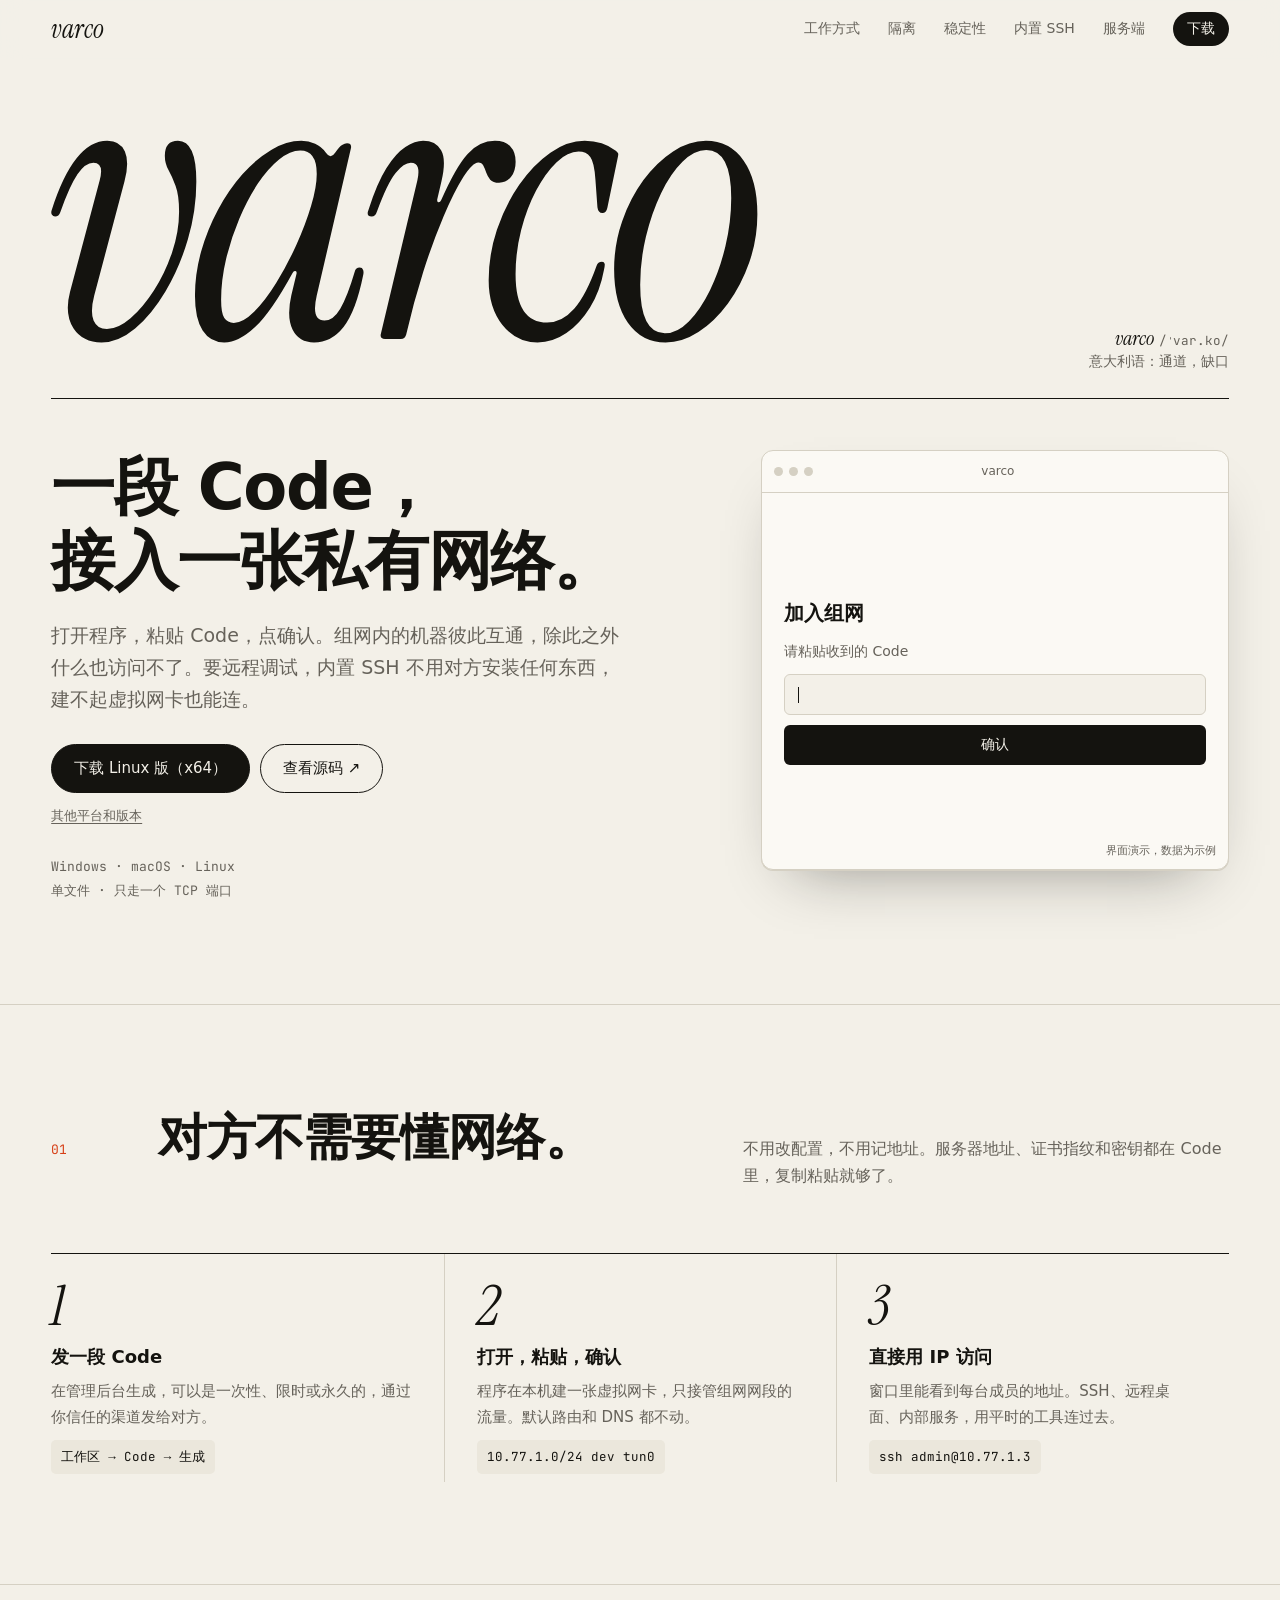
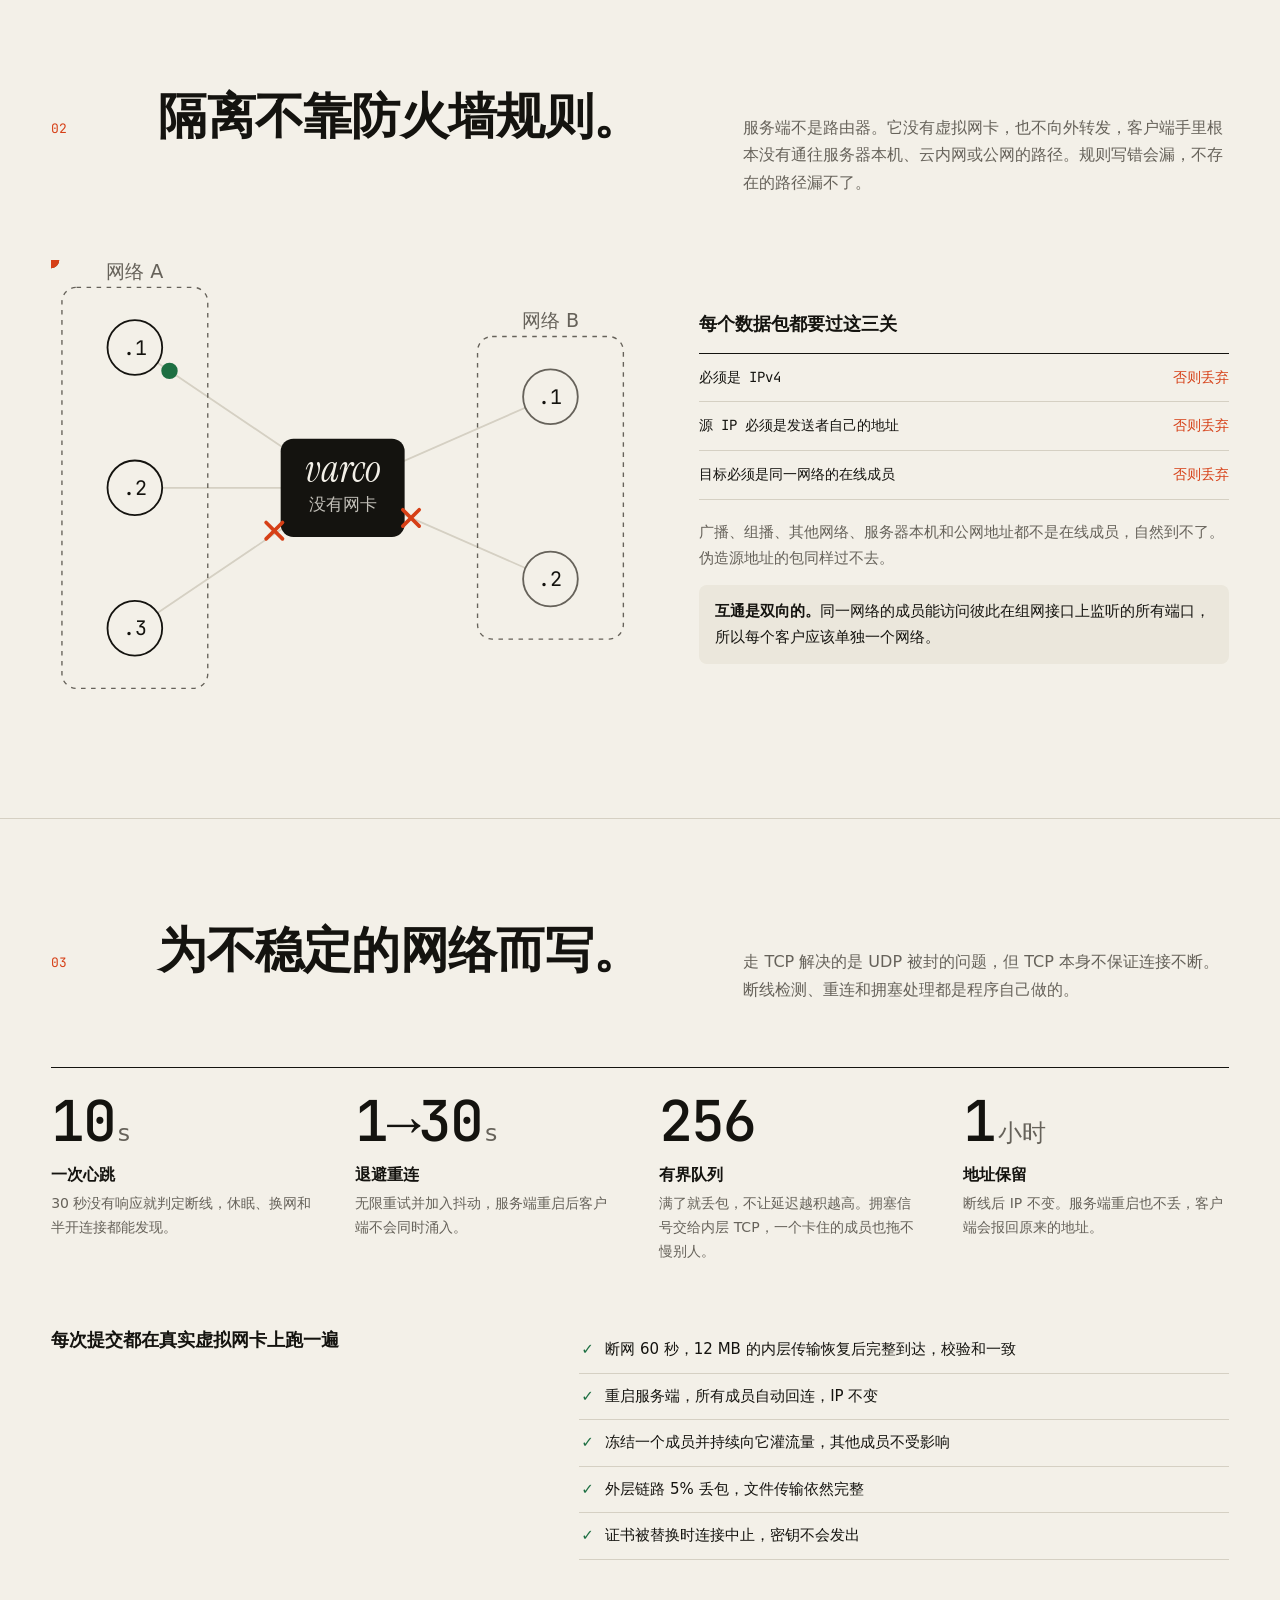
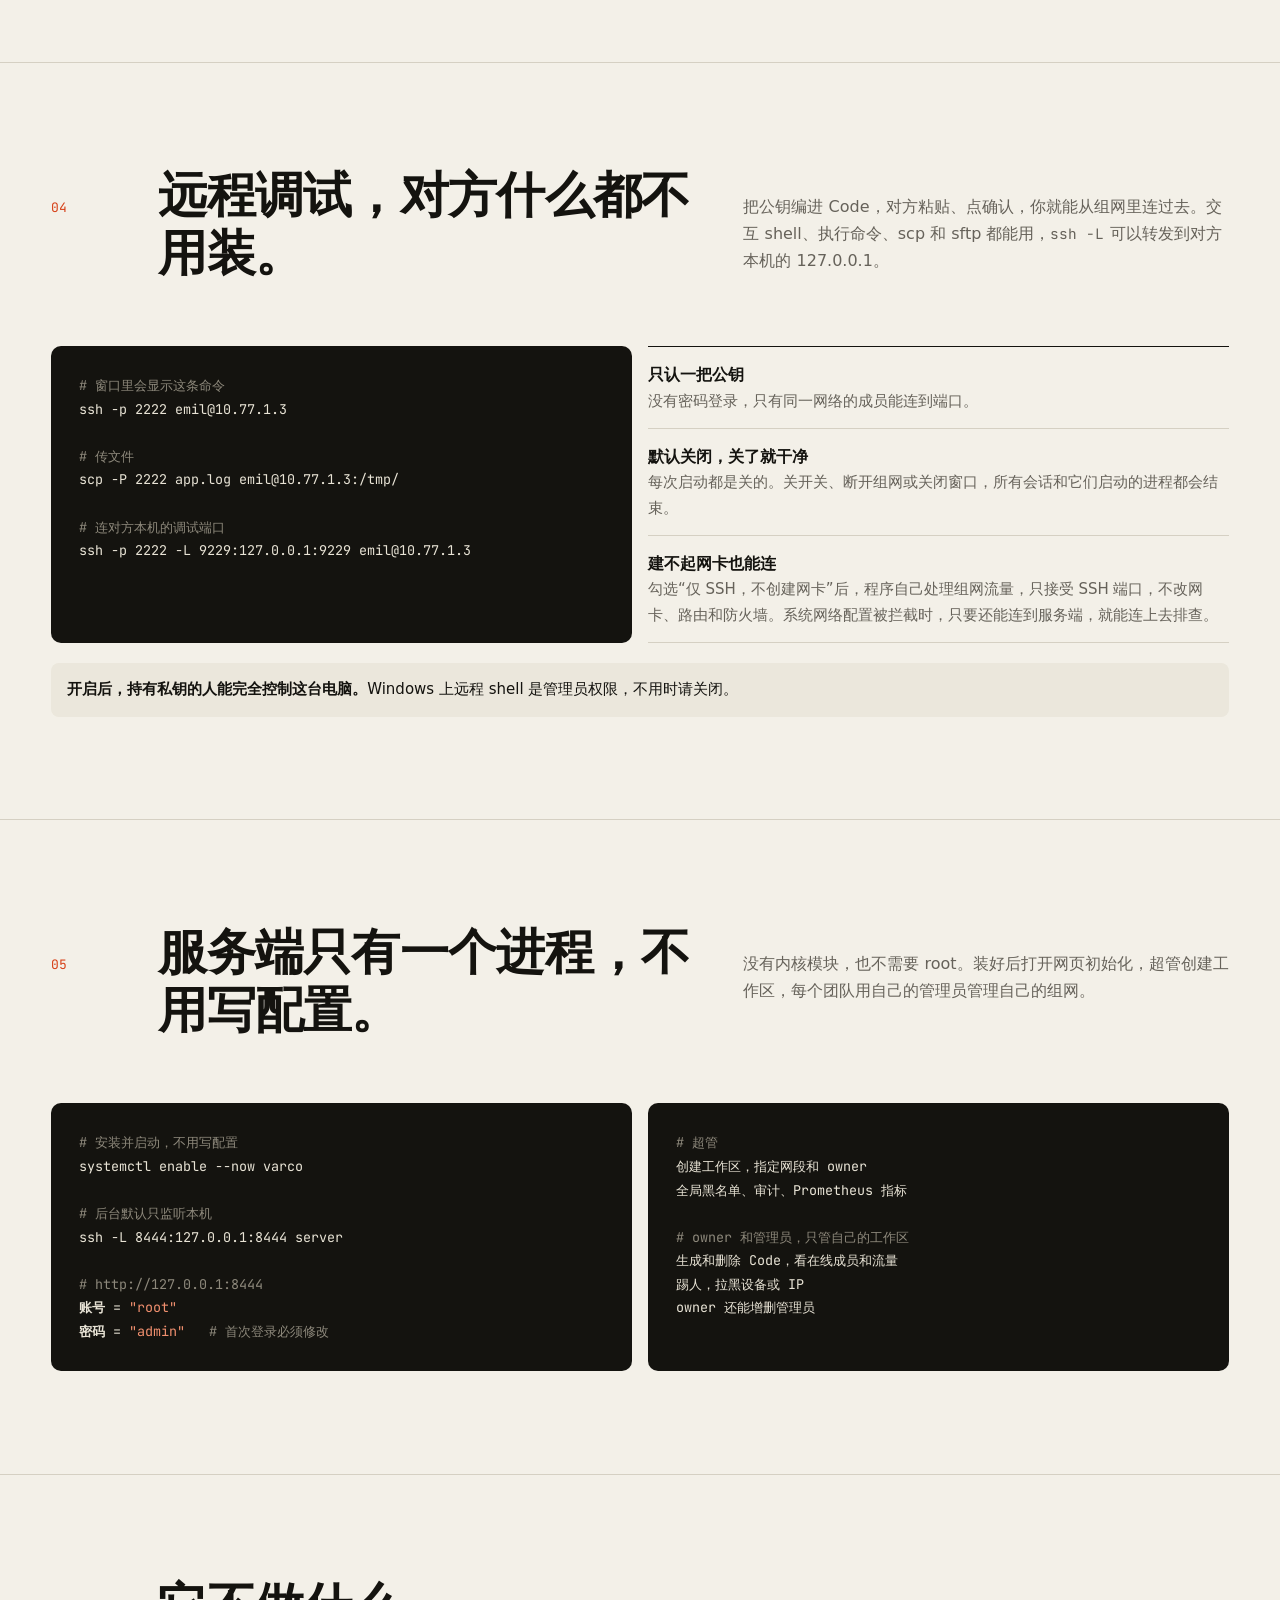
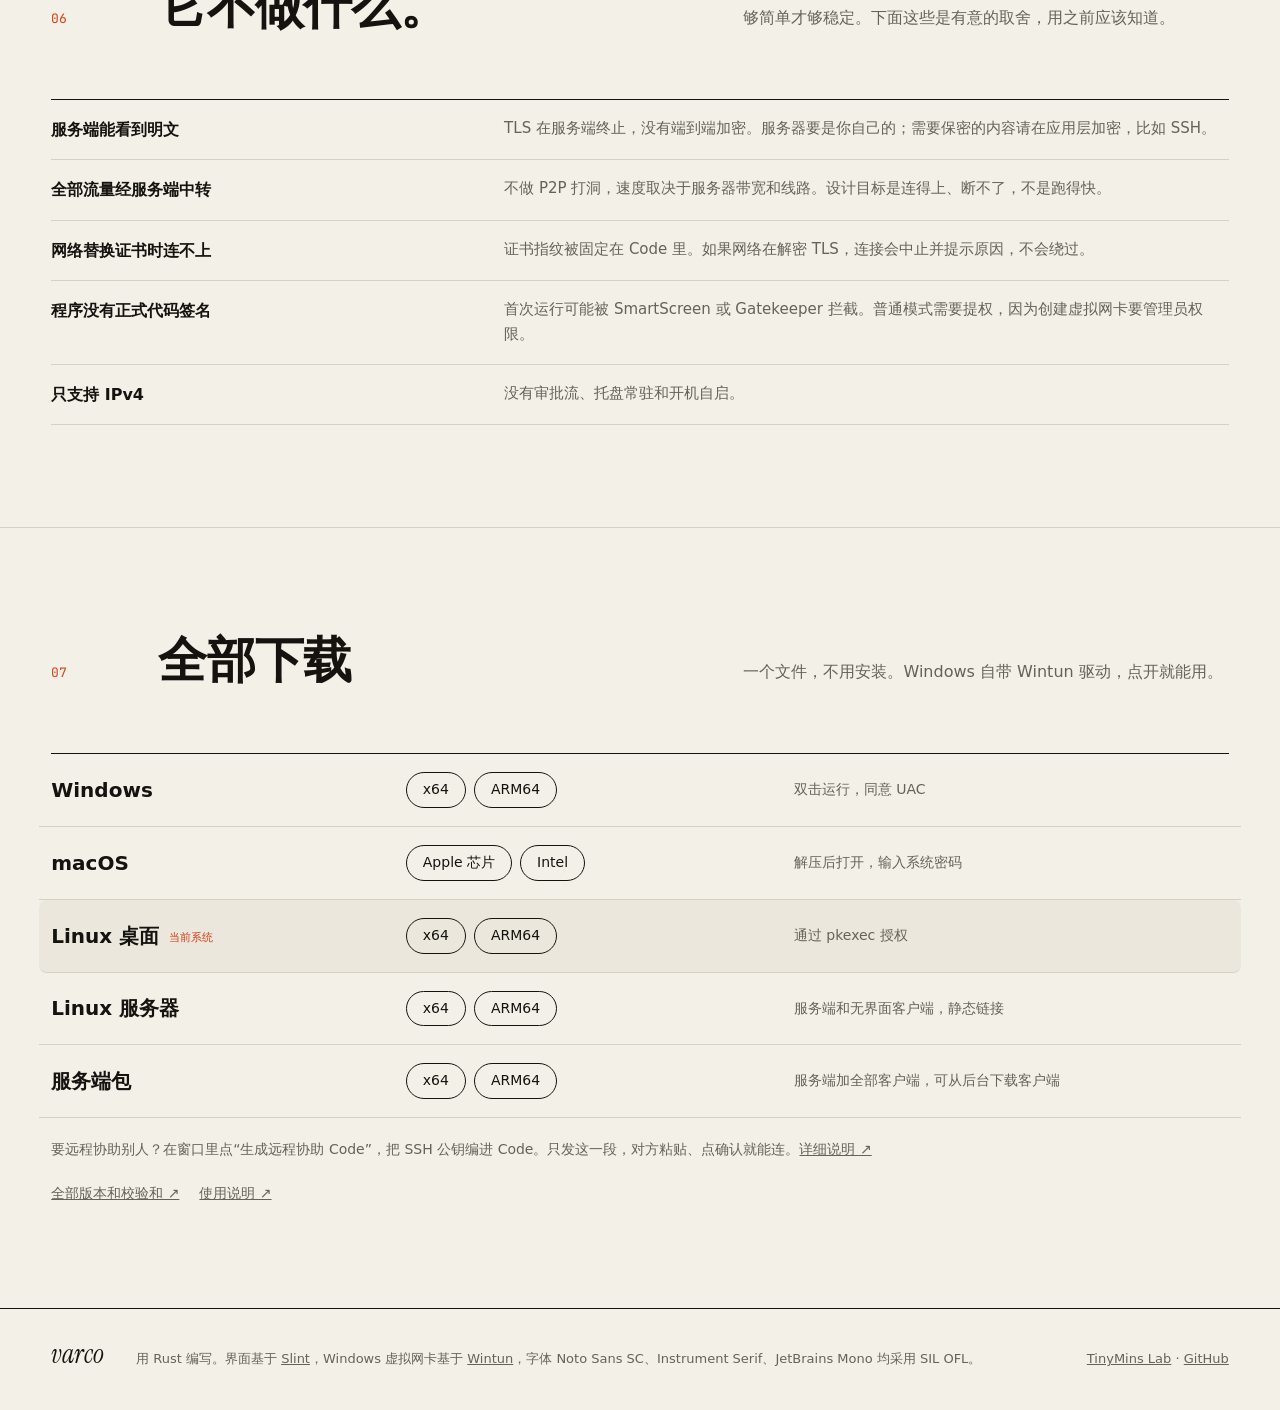
<file: site/index.html>
<!doctype html>
<html lang="zh-CN">
<head>
<meta charset="utf-8">
<meta name="viewport" content="width=device-width, initial-scale=1">
<title>varco — 一段 Code，接入一张私有网络</title>
<meta name="description" content="跨平台 TCP 组网工具。打开程序，粘贴 Code，点确认。组网内的机器彼此互通，除此之外什么也访问不了。内置 SSH 远程调试，建不起虚拟网卡也能连。">
<link rel="canonical" href="https://lab.vmins.com/varco/">
<meta name="theme-color" content="#f3f0e8" media="(prefers-color-scheme: light)">
<meta name="theme-color" content="#11100d" media="(prefers-color-scheme: dark)">
<meta property="og:type" content="website">
<meta property="og:site_name" content="varco">
<meta property="og:title" content="varco — 一段 Code，接入一张私有网络">
<meta property="og:description" content="跨平台 TCP 组网工具。组网内的机器彼此互通，除此之外什么也访问不了。内置 SSH 远程调试，建不起虚拟网卡也能连。">
<meta property="og:url" content="https://lab.vmins.com/varco/">
<meta property="og:image" content="https://lab.vmins.com/varco/og.png">
<meta name="twitter:card" content="summary_large_image">
<link rel="icon" href="favicon.svg" type="image/svg+xml">
<link rel="preload" href="fonts/InstrumentSerif-Italic.woff2" as="font" type="font/woff2" crossorigin>
<link rel="stylesheet" href="styles.css">
</head>
<body>
<a class="skip" href="#main">跳到正文</a>

<header class="bar">
  <a class="mark" href="#top" aria-label="varco 首页">varco</a>
  <nav aria-label="页面导航">
    <a href="#how">工作方式</a>
    <a href="#isolation">隔离</a>
    <a href="#stability">稳定性</a>
    <a href="#ssh">内置 SSH</a>
    <a href="#server">服务端</a>
    <a class="nav-cta" data-direct-download data-short href="#download">下载</a>
  </nav>
</header>

<main id="main">
<section class="hero" id="top">
  <div class="hero-word" aria-hidden="true">
    <span class="word">varco</span>
    <p class="gloss"><i>varco</i> <span class="mono">/ˈvar.ko/</span><br>意大利语：通道，缺口</p>
  </div>
  <div class="hero-grid">
    <div class="hero-copy">
      <h1>一段 Code，<br>接入一张私有网络。</h1>
      <p class="lede">打开程序，粘贴 Code，点确认。组网内的机器彼此互通，除此之外什么也访问不了。要远程调试，内置 SSH 不用对方安装任何东西，建不起虚拟网卡也能连。</p>
      <div class="actions">
        <a class="btn primary" data-direct-download href="#download">选择版本下载</a>
        <a class="btn" href="https://github.com/tinymins/varco">查看源码 ↗</a>
      </div>
      <p class="other-versions"><a href="#download">其他平台和版本</a></p>
      <p class="facts mono">Windows · macOS · Linux<br>单文件 · 只走一个 TCP 端口</p>
    </div>

    <figure class="window" id="demo" aria-label="varco 客户端加入组网的演示">
      <div class="titlebar" aria-hidden="true"><i></i><i></i><i></i><span>varco</span></div>
      <div class="pane" data-pane="entry" aria-hidden="true">
        <strong class="pane-title">加入组网</strong>
        <span class="pane-sub">请粘贴收到的 Code</span>
        <div class="field mono"><span id="demo-code"></span><b class="caret"></b></div>
        <div class="fake-btn" id="demo-confirm">确认</div>
      </div>
      <div class="pane" data-pane="joined" hidden aria-hidden="true">
        <strong class="status"><b class="dot"></b>已连接</strong>
        <dl>
          <dt>网络</dt><dd>customer-a</dd>
          <dt>本机 IP</dt><dd class="strong mono">10.77.1.3</dd>
          <dt>网段</dt><dd class="mono">10.77.1.0/24</dd>
          <dt>延迟</dt><dd class="mono" id="demo-rtt">38 ms</dd>
          <dt>上行</dt><dd class="mono" id="demo-up">0 KB</dd>
          <dt>下行</dt><dd class="mono" id="demo-down">0 KB</dd>
        </dl>
        <div class="members">
          <span>在线成员</span>
          <p class="mono">10.77.1.1 <em>admin-mac</em></p>
          <p class="mono">10.77.1.2 <em>build-server</em></p>
          <p class="mono">10.77.1.3 <em>本机</em></p>
        </div>
      </div>
      <figcaption>界面演示，数据为示例</figcaption>
    </figure>
  </div>
</section>

<section class="how" id="how">
  <header class="sec-head">
    <span class="idx mono">01</span>
    <h2>对方不需要懂网络。</h2>
    <p>不用改配置，不用记地址。服务器地址、证书指纹和密钥都在 Code 里，复制粘贴就够了。</p>
  </header>
  <ol class="steps">
    <li>
      <span class="num">1</span>
      <h3>发一段 Code</h3>
      <p>在管理后台生成，可以是一次性、限时或永久的，通过你信任的渠道发给对方。</p>
      <code class="mono">工作区 → Code → 生成</code>
    </li>
    <li>
      <span class="num">2</span>
      <h3>打开，粘贴，确认</h3>
      <p>程序在本机建一张虚拟网卡，只接管组网网段的流量。默认路由和 DNS 都不动。</p>
      <code class="mono">10.77.1.0/24 dev tun0</code>
    </li>
    <li>
      <span class="num">3</span>
      <h3>直接用 IP 访问</h3>
      <p>窗口里能看到每台成员的地址。SSH、远程桌面、内部服务，用平时的工具连过去。</p>
      <code class="mono">ssh admin@10.77.1.3</code>
    </li>
  </ol>
</section>

<section class="iso" id="isolation">
  <header class="sec-head">
    <span class="idx mono">02</span>
    <h2>隔离不靠防火墙规则。</h2>
    <p>服务端不是路由器。它没有虚拟网卡，也不向外转发，客户端手里根本没有通往服务器本机、云内网或公网的路径。规则写错会漏，不存在的路径漏不了。</p>
  </header>
  <div class="iso-grid">
    <svg id="relay-svg" viewBox="0 0 640 500" role="img" aria-labelledby="relay-title relay-desc">
      <title id="relay-title">转发示意图</title>
      <desc id="relay-desc">网络 A 的成员之间的数据包经服务端到达对方。发往网络 B、服务器本机或公网的数据包在服务端被丢弃。</desc>
      <g class="links">
        <path id="p-a1" d="M92 96 L320 250"/>
        <path id="p-a2" d="M92 250 L320 250"/>
        <path id="p-a3" d="M92 404 L320 250"/>
        <path id="p-b1" d="M548 150 L320 250"/>
        <path id="p-b2" d="M548 350 L320 250"/>
      </g>
      <g class="zones">
        <rect x="12" y="30" width="160" height="440" rx="16"/>
        <rect x="468" y="84" width="160" height="332" rx="16"/>
        <text x="92" y="20" text-anchor="middle">网络 A</text>
        <text x="548" y="74" text-anchor="middle">网络 B</text>
      </g>
      <g class="node a"><circle cx="92" cy="96" r="30"/><text x="92" y="104" text-anchor="middle">.1</text></g>
      <g class="node a"><circle cx="92" cy="250" r="30"/><text x="92" y="258" text-anchor="middle">.2</text></g>
      <g class="node a"><circle cx="92" cy="404" r="30"/><text x="92" y="412" text-anchor="middle">.3</text></g>
      <g class="node b"><circle cx="548" cy="150" r="30"/><text x="548" y="158" text-anchor="middle">.1</text></g>
      <g class="node b"><circle cx="548" cy="350" r="30"/><text x="548" y="358" text-anchor="middle">.2</text></g>
      <g class="hub"><rect x="252" y="196" width="136" height="108" rx="14"/><text x="320" y="244" text-anchor="middle">varco</text><text class="small" x="320" y="274" text-anchor="middle">没有网卡</text></g>

      <circle class="pkt ok" r="9"><animateMotion dur="5s" repeatCount="indefinite" keyPoints="0;0.5;1;1" keyTimes="0;0.3;0.6;1" calcMode="linear" path="M92 96 L320 250 L92 404"/></circle>
      <circle class="pkt ok" r="9"><animateMotion dur="5s" begin="2.5s" repeatCount="indefinite" keyPoints="0;0.5;1;1" keyTimes="0;0.3;0.6;1" calcMode="linear" path="M92 250 L320 250 L92 96"/></circle>
      <circle class="pkt no" r="9"><animateMotion dur="4s" begin="1s" repeatCount="indefinite" keyPoints="0;1;1" keyTimes="0;0.45;1" calcMode="linear" path="M92 404 L244 300"/><animate attributeName="opacity" dur="4s" begin="1s" repeatCount="indefinite" values="1;1;0;0" keyTimes="0;0.45;0.5;1"/></circle>
      <circle class="pkt no" r="9"><animateMotion dur="4s" begin="3s" repeatCount="indefinite" keyPoints="0;1;1" keyTimes="0;0.45;1" calcMode="linear" path="M548 350 L396 284"/><animate attributeName="opacity" dur="4s" begin="3s" repeatCount="indefinite" values="1;1;0;0" keyTimes="0;0.45;0.5;1"/></circle>
      <g class="stop"><path d="M236 288 l18 18 m0 -18 l-18 18"/><path d="M386 274 l18 18 m0 -18 l-18 18"/></g>
    </svg>
    <div class="rules">
      <h3>每个数据包都要过这三关</h3>
      <ol class="mono">
        <li><span>必须是 IPv4</span><b>否则丢弃</b></li>
        <li><span>源 IP 必须是发送者自己的地址</span><b>否则丢弃</b></li>
        <li><span>目标必须是同一网络的在线成员</span><b>否则丢弃</b></li>
      </ol>
      <p>广播、组播、其他网络、服务器本机和公网地址都不是在线成员，自然到不了。伪造源地址的包同样过不去。</p>
      <p class="note"><strong>互通是双向的。</strong>同一网络的成员能访问彼此在组网接口上监听的所有端口，所以每个客户应该单独一个网络。</p>
    </div>
  </div>
</section>

<section class="sta" id="stability">
  <header class="sec-head">
    <span class="idx mono">03</span>
    <h2>为不稳定的网络而写。</h2>
    <p>走 TCP 解决的是 UDP 被封的问题，但 TCP 本身不保证连接不断。断线检测、重连和拥塞处理都是程序自己做的。</p>
  </header>
  <div class="metrics">
    <div><strong class="mono">10<small>s</small></strong><span>一次心跳</span><p>30 秒没有响应就判定断线，休眠、换网和半开连接都能发现。</p></div>
    <div><strong class="mono">1→30<small>s</small></strong><span>退避重连</span><p>无限重试并加入抖动，服务端重启后客户端不会同时涌入。</p></div>
    <div><strong class="mono">256</strong><span>有界队列</span><p>满了就丢包，不让延迟越积越高。拥塞信号交给内层 TCP，一个卡住的成员也拖不慢别人。</p></div>
    <div><strong class="mono">1<small>小时</small></strong><span>地址保留</span><p>断线后 IP 不变。服务端重启也不丢，客户端会报回原来的地址。</p></div>
  </div>
  <div class="proof">
    <h3>每次提交都在真实虚拟网卡上跑一遍</h3>
    <ul>
      <li>断网 60 秒，12 MB 的内层传输恢复后完整到达，校验和一致</li>
      <li>重启服务端，所有成员自动回连，IP 不变</li>
      <li>冻结一个成员并持续向它灌流量，其他成员不受影响</li>
      <li>外层链路 5% 丢包，文件传输依然完整</li>
      <li>证书被替换时连接中止，密钥不会发出</li>
    </ul>
  </div>
</section>

<section class="ssh" id="ssh">
  <header class="sec-head">
    <span class="idx mono">04</span>
    <h2>远程调试，对方什么都不用装。</h2>
    <p>把公钥编进 Code，对方粘贴、点确认，你就能从组网里连过去。交互 shell、执行命令、scp 和 sftp 都能用，<code class="mono">ssh -L</code> 可以转发到对方本机的 127.0.0.1。</p>
  </header>
  <div class="srv-grid">
<pre class="code mono" tabindex="0" aria-label="连接内置 SSH 的示例"><span class="c"># 窗口里会显示这条命令</span>
ssh -p 2222 emil@10.77.1.3

<span class="c"># 传文件</span>
scp -P 2222 app.log emil@10.77.1.3:/tmp/

<span class="c"># 连对方本机的调试端口</span>
ssh -p 2222 -L 9229:127.0.0.1:9229 emil@10.77.1.3</pre>
    <dl class="ssh-points">
      <dt>只认一把公钥</dt>
      <dd>没有密码登录，只有同一网络的成员能连到端口。</dd>
      <dt>默认关闭，关了就干净</dt>
      <dd>每次启动都是关的。关开关、断开组网或关闭窗口，所有会话和它们启动的进程都会结束。</dd>
      <dt>建不起网卡也能连</dt>
      <dd>勾选“仅 SSH，不创建网卡”后，程序自己处理组网流量，只接受 SSH 端口，不改网卡、路由和防火墙。系统网络配置被拦截时，只要还能连到服务端，就能连上去排查。</dd>
    </dl>
  </div>
  <p class="note ssh-note"><strong>开启后，持有私钥的人能完全控制这台电脑。</strong>Windows 上远程 shell 是管理员权限，不用时请关闭。</p>
</section>

<section class="srv" id="server">
  <header class="sec-head">
    <span class="idx mono">05</span>
    <h2>服务端只有一个进程，不用写配置。</h2>
    <p>没有内核模块，也不需要 root。装好后打开网页初始化，超管创建工作区，每个团队用自己的管理员管理自己的组网。</p>
  </header>
  <div class="srv-grid">
<pre class="code mono" tabindex="0" aria-label="服务端安装示例"><span class="c"># 安装并启动，不用写配置</span>
systemctl enable --now varco

<span class="c"># 后台默认只监听本机</span>
ssh -L 8444:127.0.0.1:8444 server

<span class="c"># http://127.0.0.1:8444</span>
<span class="k">账号</span> = <span class="s">"root"</span>
<span class="k">密码</span> = <span class="s">"admin"</span>   <span class="c"># 首次登录必须修改</span></pre>
<pre class="code mono" tabindex="0" aria-label="后台能力示例"><span class="c"># 超管</span>
创建工作区，指定网段和 owner
全局黑名单、审计、Prometheus 指标

<span class="c"># owner 和管理员，只管自己的工作区</span>
生成和删除 Code，看在线成员和流量
踢人，拉黑设备或 IP
owner 还能增删管理员</pre>
  </div>
</section>

<section class="honest" id="limits">
  <header class="sec-head">
    <span class="idx mono">06</span>
    <h2>它不做什么。</h2>
    <p>够简单才够稳定。下面这些是有意的取舍，用之前应该知道。</p>
  </header>
  <dl class="limits">
    <dt>服务端能看到明文</dt>
    <dd>TLS 在服务端终止，没有端到端加密。服务器要是你自己的；需要保密的内容请在应用层加密，比如 SSH。</dd>
    <dt>全部流量经服务端中转</dt>
    <dd>不做 P2P 打洞，速度取决于服务器带宽和线路。设计目标是连得上、断不了，不是跑得快。</dd>
    <dt>网络替换证书时连不上</dt>
    <dd>证书指纹被固定在 Code 里。如果网络在解密 TLS，连接会中止并提示原因，不会绕过。</dd>
    <dt>程序没有正式代码签名</dt>
    <dd>首次运行可能被 SmartScreen 或 Gatekeeper 拦截。普通模式需要提权，因为创建虚拟网卡要管理员权限。</dd>
    <dt>只支持 IPv4</dt>
    <dd>没有审批流、托盘常驻和开机自启。</dd>
  </dl>
</section>

<section class="dl" id="download">
  <header class="sec-head">
    <span class="idx mono">07</span>
    <h2>全部下载</h2>
    <p>一个文件，不用安装。Windows 自带 Wintun 驱动，点开就能用。</p>
  </header>
  <div class="dl-table" id="dl-table">
    <div class="dl-row" data-os="windows"><strong>Windows</strong><span class="dl-links"><a href="https://github.com/tinymins/varco/releases/latest/download/varco-windows-x64.exe">x64</a><a href="https://github.com/tinymins/varco/releases/latest/download/varco-windows-arm64.exe">ARM64</a></span><em>双击运行，同意 UAC</em></div>
    <div class="dl-row" data-os="macos"><strong>macOS</strong><span class="dl-links"><a href="https://github.com/tinymins/varco/releases/latest/download/varco-macos-arm64.zip">Apple 芯片</a><a href="https://github.com/tinymins/varco/releases/latest/download/varco-macos-x64.zip">Intel</a></span><em>解压后打开，输入系统密码</em></div>
    <div class="dl-row" data-os="linux"><strong>Linux 桌面</strong><span class="dl-links"><a href="https://github.com/tinymins/varco/releases/latest/download/varco-linux-gui-x64">x64</a><a href="https://github.com/tinymins/varco/releases/latest/download/varco-linux-gui-arm64">ARM64</a></span><em>通过 pkexec 授权</em></div>
    <div class="dl-row" data-os="server"><strong>Linux 服务器</strong><span class="dl-links"><a href="https://github.com/tinymins/varco/releases/latest/download/varco-linux-x64">x64</a><a href="https://github.com/tinymins/varco/releases/latest/download/varco-linux-arm64">ARM64</a></span><em>服务端和无界面客户端，静态链接</em></div>
    <div class="dl-row" data-os="server-package"><strong>服务端包</strong><span class="dl-links"><a href="https://github.com/tinymins/varco/releases/latest/download/varco-server-linux-x64.tar.gz">x64</a><a href="https://github.com/tinymins/varco/releases/latest/download/varco-server-linux-arm64.tar.gz">ARM64</a></span><em>服务端加全部客户端，可从后台下载客户端</em></div>
  </div>
  <p class="dl-note">要远程协助别人？在窗口里点“生成远程协助 Code”，把 SSH 公钥编进 Code。只发这一段，对方粘贴、点确认就能连。<a href="https://github.com/tinymins/varco#一键拉起">详细说明 ↗</a></p>
  <p class="dl-more"><a href="https://github.com/tinymins/varco/releases">全部版本和校验和 ↗</a><a href="https://github.com/tinymins/varco#readme">使用说明 ↗</a></p>
</section>
</main>

<footer class="foot">
  <span class="word-small">varco</span>
  <p>用 Rust 编写。界面基于 <a href="https://slint.dev">Slint</a>，Windows 虚拟网卡基于 <a href="https://www.wintun.net">Wintun</a>，字体 Noto Sans SC、Instrument Serif、JetBrains Mono 均采用 SIL OFL。</p>
  <p><a href="/">TinyMins Lab</a> · <a href="https://github.com/tinymins/varco">GitHub</a></p>
</footer>
<script src="app.js"></script>
</body>
</html>
</file>
<file: site/styles.css>
@font-face { font-family: "Instrument Serif"; src: url("fonts/InstrumentSerif-Italic.woff2") format("woff2"); font-style: italic; font-display: swap; }
@font-face { font-family: "JetBrains Mono"; src: url("fonts/JetBrainsMono.woff2") format("woff2"); font-weight: 100 800; font-display: swap; }

:root {
  --paper: #f3f0e8; --paper-2: #ebe7dc; --ink: #14130f; --muted: #66625a; --line: #d5d0c3;
  --signal: #d63f16; --ok: #1d6f42; --card: #fbf9f4; --code-bg: #14130f; --code-fg: #e9e4d6; --code-c: #8d887b; --code-k: #e9e4d6; --code-s: #f2906f;
  --sans: "PingFang SC", "Hiragino Sans GB", "Noto Sans SC", "Microsoft YaHei", system-ui, sans-serif;
  --mono: "JetBrains Mono", ui-monospace, "SF Mono", Menlo, Consolas, "PingFang SC", "Microsoft YaHei", monospace;
  --serif: "Instrument Serif", "Times New Roman", serif;
  --gutter: clamp(16px, 4vw, 56px);
  color-scheme: light dark;
}
@media (prefers-color-scheme: dark) {
  :root { --paper: #11100d; --paper-2: #1a1915; --ink: #efeadd; --muted: #9c978a; --line: #2f2d27; --signal: #ff6b3f; --ok: #5fc98d; --card: #1a1915; --code-bg: #1a1915; --code-c: #7f7b6f; --code-k: #efeadd; }
}

* { box-sizing: border-box; }
html { scroll-behavior: smooth; scroll-padding-top: 72px; -webkit-text-size-adjust: 100%; }
body { margin: 0; background: var(--paper); color: var(--ink); font: 400 16px/1.7 var(--sans); -webkit-font-smoothing: antialiased; overflow-x: hidden; }
a { color: inherit; }
h1, h2, h3, p, ol, ul, dl, dd, figure, pre { margin: 0; padding: 0; }
ol, ul { list-style: none; }
.mono { font-family: var(--mono); font-feature-settings: "calt" 0; }
:focus-visible { outline: 2px solid var(--signal); outline-offset: 3px; border-radius: 3px; }
.skip { position: absolute; left: -999px; top: 8px; background: var(--ink); color: var(--paper); padding: 8px 12px; z-index: 20; }
.skip:focus { left: 8px; }

.bar { position: sticky; top: 0; z-index: 10; display: flex; align-items: center; justify-content: space-between; gap: 16px; padding: 12px var(--gutter); background: color-mix(in srgb, var(--paper) 86%, transparent); backdrop-filter: blur(12px); border-bottom: 1px solid transparent; }
.mark { font: italic 26px/1 var(--serif); text-decoration: none; }
.bar nav { display: flex; align-items: center; gap: clamp(12px, 2.4vw, 28px); font-size: 14px; }
.bar nav a { text-decoration: none; color: var(--muted); transition: color .15s; }
.bar nav a:hover { color: var(--ink); }
.bar nav .nav-cta { color: var(--paper); background: var(--ink); padding: 5px 14px; border-radius: 999px; }
.bar nav .nav-cta:hover { color: var(--paper); opacity: .85; }
@media (max-width: 680px) { .bar nav a:not(.nav-cta) { display: none; } }

.hero { padding: clamp(12px, 3vw, 32px) var(--gutter) clamp(56px, 8vw, 104px); }
.hero-word { position: relative; border-bottom: 1px solid var(--ink); }
.word { display: block; font: italic 400 clamp(112px, 30vw, 520px)/.82 var(--serif); letter-spacing: -.03em; padding-bottom: .08em; margin: -.1em 0 0 -.02em; }
.gloss { position: absolute; right: 0; bottom: clamp(10px, 2vw, 28px); text-align: right; font-size: clamp(12px, 1.2vw, 14px); line-height: 1.5; color: var(--muted); }
@media (max-width: 680px) { .gloss { position: static; text-align: left; padding-bottom: 10px; } }
.gloss i { font: italic 1.4em var(--serif); color: var(--ink); }
.gloss .mono { font-size: .9em; }
.hero-grid { display: grid; grid-template-columns: minmax(0, 1.15fr) minmax(0, .85fr); gap: clamp(32px, 6vw, 88px); padding-top: clamp(28px, 4vw, 56px); align-items: start; }
h1 { font-size: clamp(34px, 5vw, 68px); line-height: 1.16; font-weight: 600; letter-spacing: -.02em; }
.lede { margin-top: 20px; max-width: 30em; font-size: clamp(16px, 1.5vw, 19px); color: var(--muted); }
.actions { display: flex; flex-wrap: wrap; gap: 10px; margin-top: 28px; }
.btn { display: inline-block; padding: 11px 22px; border: 1px solid var(--ink); border-radius: 999px; text-decoration: none; font-weight: 500; font-size: 15px; transition: background .15s, color .15s; }
.btn:hover { background: var(--ink); color: var(--paper); }
.btn.primary { background: var(--ink); color: var(--paper); }
.btn.primary:hover { background: var(--signal); border-color: var(--signal); color: #fff; }
.other-versions { margin-top: 12px; font-size: 13px; color: var(--muted); }
.other-versions a { color: inherit; text-underline-offset: 3px; }
.other-versions a:hover { color: var(--ink); }
.facts { margin-top: 28px; font-size: 13px; line-height: 1.8; color: var(--muted); }

.window { background: var(--card); border: 1px solid var(--line); border-radius: 12px; box-shadow: 0 1px 0 var(--line), 0 28px 60px -32px rgba(20,19,15,.45); overflow: hidden; position: relative; }
.titlebar { display: flex; align-items: center; gap: 6px; padding: 10px 12px; border-bottom: 1px solid var(--line); font-size: 12px; color: var(--muted); }
.titlebar i { width: 9px; height: 9px; border-radius: 50%; background: var(--line); }
.titlebar span { flex: 1; text-align: center; padding-right: 39px; }
.pane { padding: 22px; height: 376px; display: flex; flex-direction: column; animation: fade .35s ease; }
.pane[hidden] { display: none; }
.pane[data-pane="entry"] { justify-content: center; gap: 10px; }
.pane-title { font-size: 20px; font-weight: 600; }
.pane-sub { color: var(--muted); font-size: 14px; }
.field { border: 1px solid var(--line); border-radius: 6px; padding: 9px 12px; font-size: 13px; height: 41px; white-space: nowrap; overflow: hidden; display: flex; align-items: center; background: var(--paper); }
.caret { display: inline-block; width: 1px; height: 16px; background: var(--ink); margin-left: 1px; animation: blink 1s steps(1) infinite; flex: none; }
.fake-btn { background: var(--ink); color: var(--paper); text-align: center; padding: 8px; border-radius: 6px; font-size: 14px; transition: opacity .2s, transform .1s; }
.fake-btn.busy { opacity: .55; }
.fake-btn.press { transform: scale(.98); }
.status { display: flex; align-items: center; gap: 8px; color: var(--ok); font-size: 16px; font-weight: 600; margin-bottom: 12px; }
.dot { width: 9px; height: 9px; border-radius: 50%; background: currentColor; animation: pulse 2s ease-out infinite; }
.pane dl { display: grid; grid-template-columns: 64px 1fr; gap: 3px 10px; font-size: 14px; }
.pane dt { color: var(--muted); }
.pane dd.strong { font-weight: 700; }
.members { margin-top: 12px; padding-top: 10px; border-top: 1px solid var(--line); font-size: 13px; }
.members span { color: var(--muted); }
.members p { line-height: 1.75; }
.members em { font: normal 13px var(--sans); color: var(--muted); margin-left: 8px; }
figcaption { position: absolute; right: 12px; bottom: 8px; font-size: 11px; color: var(--muted); }

section:not(.hero) { padding: clamp(56px, 8vw, 112px) var(--gutter); border-top: 1px solid var(--line); }
.sec-head { display: grid; grid-template-columns: 56px minmax(0, 1.1fr) minmax(0, 1fr); gap: 8px clamp(16px, 4vw, 56px); align-items: baseline; margin-bottom: clamp(32px, 5vw, 64px); }
.idx { font-size: 13px; color: var(--signal); }
h2 { font-size: clamp(28px, 3.8vw, 52px); line-height: 1.2; font-weight: 600; letter-spacing: -.015em; }
.sec-head p { color: var(--muted); font-size: clamp(15px, 1.25vw, 17px); }
h3 { font-size: 18px; font-weight: 600; line-height: 1.4; }
@media (max-width: 860px) {
  .hero-grid { grid-template-columns: 1fr; }
  .sec-head { grid-template-columns: 1fr; }
}

.steps { display: grid; grid-template-columns: repeat(3, minmax(0, 1fr)); border-top: 1px solid var(--ink); }
.steps li { padding: 24px clamp(16px, 2.5vw, 32px) 8px 0; display: flex; flex-direction: column; gap: 10px; }
.steps li + li { border-left: 1px solid var(--line); padding-left: clamp(16px, 2.5vw, 32px); }
.num { font: italic 56px/1 var(--serif); }
.steps p { color: var(--muted); font-size: 15px; flex: 1; }
.steps code { font-size: 12.5px; padding: 6px 10px; background: var(--paper-2); border-radius: 5px; overflow-wrap: anywhere; align-self: flex-start; }
@media (max-width: 760px) {
  .steps { grid-template-columns: 1fr; }
  .steps li { padding: 20px 0; }
  .steps li + li { border-left: 0; padding-left: 0; border-top: 1px solid var(--line); }
}

.iso-grid { display: grid; grid-template-columns: minmax(0, 1.1fr) minmax(0, 1fr); gap: clamp(32px, 5vw, 72px); align-items: center; }
#relay-svg { width: 100%; height: auto; display: block; font-family: var(--sans); }
#relay-svg .links path { stroke: var(--line); stroke-width: 2; fill: none; }
#relay-svg .zones rect { fill: none; stroke: var(--muted); stroke-width: 1.5; stroke-dasharray: 5 6; }
#relay-svg .zones text { fill: var(--muted); font-size: 21px; }
#relay-svg .node circle { fill: var(--paper); stroke: var(--ink); stroke-width: 2; }
#relay-svg .node.b circle { stroke: var(--muted); }
#relay-svg .node text { fill: var(--ink); font: 22px var(--mono); }
#relay-svg .hub rect { fill: var(--ink); }
#relay-svg .hub text { fill: var(--paper); font: italic 42px var(--serif); }
#relay-svg .hub text.small { font: 19px var(--sans); opacity: .78; }
#relay-svg .pkt.ok { fill: var(--ok); }
#relay-svg .pkt.no { fill: var(--signal); }
#relay-svg .stop path { stroke: var(--signal); stroke-width: 4; stroke-linecap: round; fill: none; }
.rules ol { margin: 16px 0 20px; border-top: 1px solid var(--ink); font-size: 14px; }
.rules li { display: flex; justify-content: space-between; gap: 16px; padding: 12px 0; border-bottom: 1px solid var(--line); }
.rules li b { color: var(--signal); font-weight: 500; white-space: nowrap; }
.rules p { color: var(--muted); font-size: 15px; }
.rules .note { margin-top: 14px; padding: 14px 16px; background: var(--paper-2); border-radius: 8px; color: var(--ink); }
@media (max-width: 860px) { .iso-grid { grid-template-columns: 1fr; } }

.metrics { display: grid; grid-template-columns: repeat(4, minmax(0, 1fr)); gap: clamp(20px, 3vw, 40px); border-top: 1px solid var(--ink); padding-top: 24px; }
.metrics strong { display: block; font-size: clamp(36px, 4.4vw, 60px); line-height: 1.05; font-weight: 500; letter-spacing: -.04em; white-space: nowrap; }
.metrics small { font-size: .42em; letter-spacing: 0; margin-left: 3px; color: var(--muted); font-family: var(--sans); }
.metrics span { display: block; margin-top: 10px; font-weight: 600; }
.metrics p { margin-top: 4px; color: var(--muted); font-size: 14px; }
@media (max-width: 860px) { .metrics { grid-template-columns: repeat(2, minmax(0, 1fr)); } }
.proof { margin-top: clamp(36px, 5vw, 64px); display: grid; grid-template-columns: minmax(0, 1fr) minmax(0, 1.4fr); gap: 16px clamp(24px, 5vw, 72px); }
.proof li { padding: 10px 0 10px 26px; border-bottom: 1px solid var(--line); position: relative; font-size: 15px; }
.proof li::before { content: "✓"; position: absolute; left: 2px; color: var(--ok); font-weight: 700; }
@media (max-width: 760px) { .proof { grid-template-columns: 1fr; } }

.srv-grid { display: grid; grid-template-columns: repeat(2, minmax(0, 1fr)); gap: 16px; }
.code { background: var(--code-bg); color: var(--code-fg); padding: clamp(18px, 2.4vw, 28px); border-radius: 10px; font-size: clamp(12.5px, 1.05vw, 14px); line-height: 1.75; overflow-x: auto; }
.code .c { color: var(--code-c); } .code .k { color: var(--code-k); font-weight: 600; } .code .s { color: var(--code-s); }
@media (max-width: 860px) { .srv-grid { grid-template-columns: 1fr; } }

.sec-head code { font-size: .9em; }
.ssh-points { border-top: 1px solid var(--ink); }
.ssh-points dt { padding-top: 14px; font-weight: 600; }
.ssh-points dd { padding-bottom: 14px; border-bottom: 1px solid var(--line); color: var(--muted); font-size: 15px; }
.ssh-note { margin-top: 20px; padding: 14px 16px; background: var(--paper-2); border-radius: 8px; font-size: 15px; }

.limits { display: grid; grid-template-columns: minmax(0, 1fr) minmax(0, 1.6fr); border-top: 1px solid var(--ink); }
.limits dt, .limits dd { padding: 16px 0; border-bottom: 1px solid var(--line); }
.limits dt { font-weight: 600; padding-right: 20px; }
.limits dd { color: var(--muted); font-size: 15px; }
@media (max-width: 680px) {
  .limits { grid-template-columns: 1fr; }
  .limits dt { border-bottom: 0; padding-bottom: 0; }
  .limits dd { padding-top: 4px; }
}

.dl-table { border-top: 1px solid var(--ink); }
.dl-row { display: grid; grid-template-columns: minmax(110px, 1fr) minmax(0, 1.1fr) minmax(0, 1.3fr); gap: 8px 20px; align-items: center; padding: 18px 12px; border-bottom: 1px solid var(--line); transition: background .15s; margin: 0 -12px; }
.dl-row.current { background: var(--paper-2); border-radius: 8px; }
.dl-row.current strong::after { content: "当前系统"; margin-left: 10px; font: 500 11px var(--sans); color: var(--signal); vertical-align: middle; white-space: nowrap; }
.dl-row strong { font-size: clamp(17px, 1.6vw, 20px); font-weight: 600; }
.dl-row em { font-style: normal; color: var(--muted); font-size: 14px; }
.dl-links { display: flex; flex-wrap: wrap; gap: 8px; }
.dl-links a { padding: 5px 16px; border: 1px solid var(--ink); border-radius: 999px; font-size: 14px; text-decoration: none; transition: background .15s, color .15s; }
.dl-links a:hover { background: var(--ink); color: var(--paper); }
.dl-note { margin-top: 20px; font-size: 14px; color: var(--muted); }
.dl-note code { font-size: .92em; }
.dl-more { display: flex; flex-wrap: wrap; gap: 20px; margin-top: 20px; font-size: 14px; color: var(--muted); }
@media (max-width: 680px) { .dl-row { grid-template-columns: 1fr; } }

.foot { padding: 32px var(--gutter) 40px; border-top: 1px solid var(--ink); display: grid; grid-template-columns: auto minmax(0, 1fr) auto; gap: 8px 32px; align-items: baseline; font-size: 13px; color: var(--muted); }
.word-small { font: italic 26px/1 var(--serif); color: var(--ink); }
@media (max-width: 760px) { .foot { grid-template-columns: 1fr; } }

@keyframes blink { 50% { opacity: 0; } }
@keyframes fade { from { opacity: 0; transform: translateY(4px); } }
@keyframes pulse { 0% { box-shadow: 0 0 0 0 color-mix(in srgb, currentColor 45%, transparent); } 70%, 100% { box-shadow: 0 0 0 8px transparent; } }
@media (prefers-reduced-motion: reduce) {
  html { scroll-behavior: auto; }
  *, *::before, *::after { animation: none !important; transition: none !important; }
}
</file>
